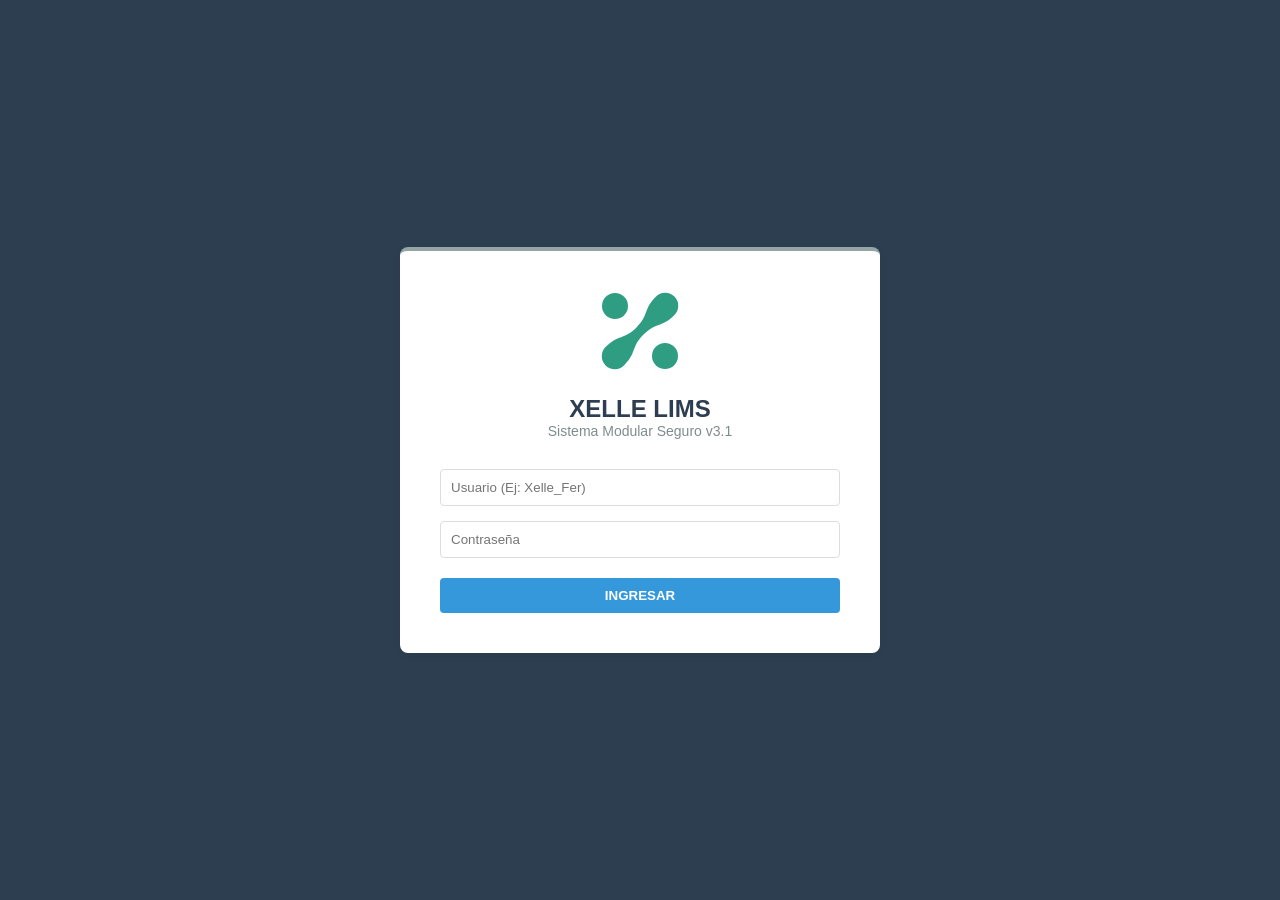
<file: XelleSystem V2/index.html>
<!DOCTYPE html>
<html lang="es">
<head>
    <meta charset="UTF-8">
    <title>Acceso - XELLE LIMS</title>
    <link rel="stylesheet" href="lims-theme.css">
    <link rel="stylesheet" href="https://cdnjs.cloudflare.com/ajax/libs/font-awesome/6.0.0/css/all.min.css">
    <script src="config-users.js"></script>
</head>
<body style="background-color: var(--primary); display: flex; align-items: center; justify-content: center; height: 100vh; margin: 0;">

    <div class="doc-card" style="width: 100%; max-width: 400px; text-align: center; padding: 40px;">
        <div style="margin-bottom: 20px;">
            <svg style="width: 80px; height: 80px;" viewBox="10 10 80 80" xmlns="http://www.w3.org/2000/svg">
                <defs><style>.svg-logo-celula { fill: #2E9D82; }</style></defs>
                <g>
                    <circle class="svg-logo-celula" cx="25" cy="25" r="13" />
                    <circle class="svg-logo-celula" cx="75" cy="75" r="13" />
                    <path class="svg-logo-celula" d="M 15.81,65.81 C 28.54,53.08 33.74,59.19 46.46,46.46 C 59.19,33.74 53.08,28.54 65.81,15.81 A 13 13 0 1 1 84.19,34.19 C 71.46,46.92 66.26,40.81 53.54,53.54 C 40.81,66.26 46.92,71.46 34.19,84.19 A 13 13 0 1 1 15.81,65.81 Z" />
                </g>
            </svg>
        </div>
        
        <h2 style="color: #2c3e50; margin: 0;">XELLE LIMS</h2>
        <p style="color: #7f8c8d; font-size: 14px; margin-bottom: 30px;">Sistema Modular Seguro v3.1</p>

        <form id="loginForm">
            <input type="text" id="user" class="login-input" placeholder="Usuario (Ej: Xelle_Fer)" required style="margin-bottom: 15px;">
            <input type="password" id="pass" class="login-input" placeholder="Contraseña" required style="margin-bottom: 20px;">
            
            <button type="submit" class="btn-login" style="background-color: var(--accent);">INGRESAR</button>
        </form>

        <div id="errorMsg" style="color: #e74c3c; margin-top: 15px; display: none; font-size: 13px;">
            <i class="fas fa-exclamation-circle"></i> <span id="errorText">Error</span>
        </div>
    </div>

    <script>
        document.getElementById('loginForm').addEventListener('submit', function(e) {
            e.preventDefault();
            const u = document.getElementById('user').value.trim();
            const p = document.getElementById('pass').value.trim();
            
            // Usar el Core para login seguro
            const result = window.Core.Auth.login(u, p);

            if (result.success) {
                window.location.href = 'dashboard.html';
            } else {
                const err = document.getElementById('errorMsg');
                document.getElementById('errorText').innerText = result.msg;
                err.style.display = 'block';
                // Animación simple de error
                document.querySelector('.doc-card').animate([
                    { transform: 'translateX(0)' }, { transform: 'translateX(-5px)' }, 
                    { transform: 'translateX(5px)' }, { transform: 'translateX(0)' }
                ], { duration: 300 });
            }
        });
    </script>
</body>
</html>
</file>
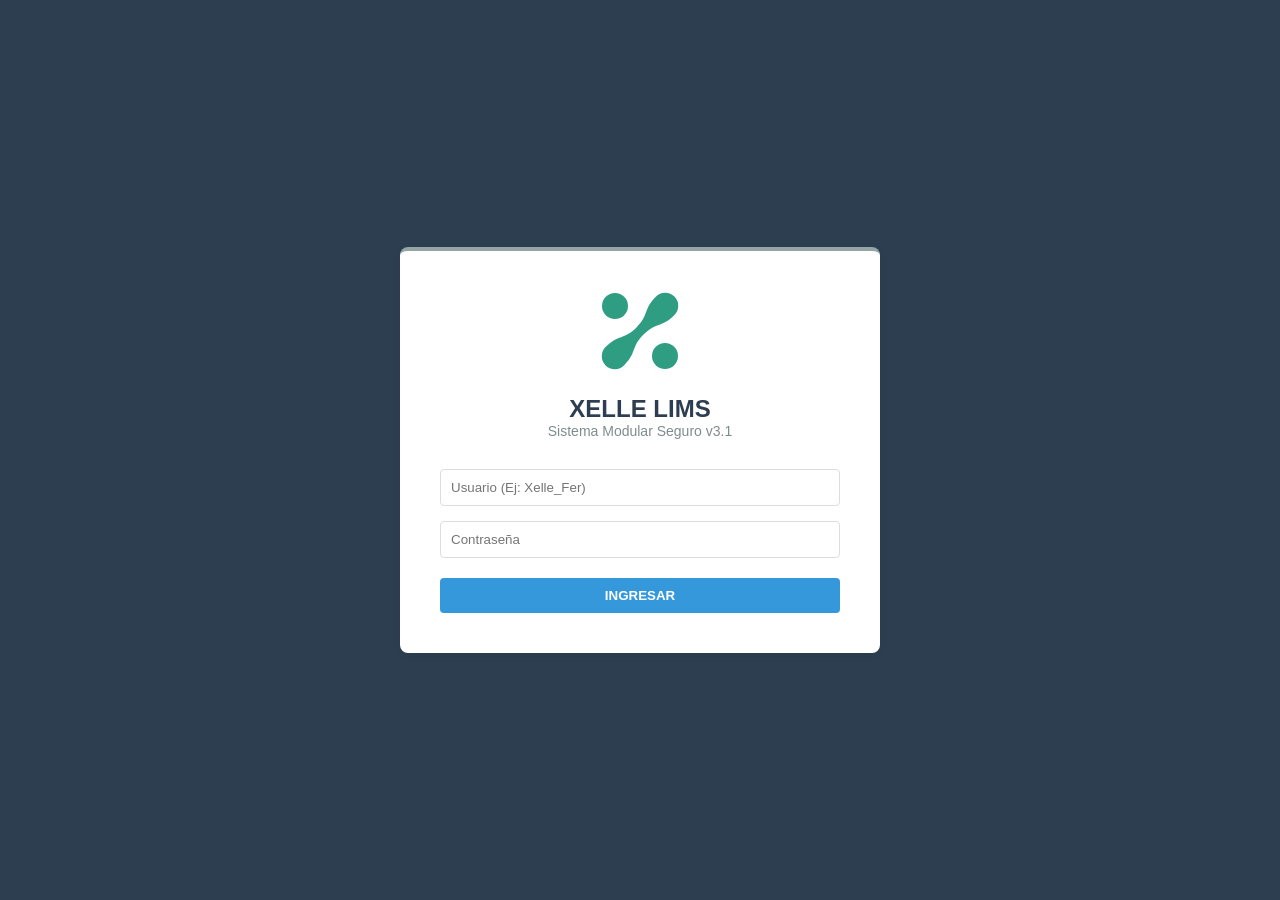
<file: XelleSystem V2/dashboard.html>
<!DOCTYPE html>
<html lang="es">
<head>
    <meta charset="UTF-8">
    <title>Dashboard - XELLE LIMS</title>
    <link rel="stylesheet" href="lims-theme.css">
    <link rel="stylesheet" href="https://cdnjs.cloudflare.com/ajax/libs/font-awesome/6.0.0/css/all.min.css">
    <script src="https://code.jquery.com/jquery-3.6.0.min.js"></script>
</head>
<body>

<div class="wrapper">
    <nav class="sidebar">
        <div class="brand">
            <svg class="xelle-logo-svg" viewBox="10 10 80 80" xmlns="http://www.w3.org/2000/svg">
                <defs>
                    <style>.svg-logo-celula { fill: #2E9D82; }</style>
                </defs>
                <g>
                    <circle class="svg-logo-celula" cx="25" cy="25" r="13" />
                    <circle class="svg-logo-celula" cx="75" cy="75" r="13" />
                    <path class="svg-logo-celula" d="M 15.81,65.81 C 28.54,53.08 33.74,59.19 46.46,46.46 C 59.19,33.74 53.08,28.54 65.81,15.81 A 13 13 0 1 1 84.19,34.19 C 71.46,46.92 66.26,40.81 53.54,53.54 C 40.81,66.26 46.92,71.46 34.19,84.19 A 13 13 0 1 1 15.81,65.81 Z" />
                </g>
            </svg>
            XELLE LIMS
        </div>
        
        <div class="menu-item active" onclick="loadView('home')">
            <i class="fas fa-home"></i> Inicio
        </div>
        
        <div style="margin-top: 20px; font-size: 12px; text-transform: uppercase; color: #8aa4af; padding-left: 15px;">Módulos</div>
        
        <div id="menu-banco" class="menu-item" onclick="loadView('banco')">
            <i class="fas fa-flask"></i> Banco de Células
        </div>
        <div id="menu-calidad" class="menu-item" onclick="loadView('calidad')">
            <i class="fas fa-microscope"></i> Lab. Calidad
        </div>
        
        <div id="menu-admin" class="menu-item" onclick="loadView('admin')" style="display:none;">
            <i class="fas fa-cogs"></i> Admin
        </div>

        <div style="margin-top: auto;">
            <div class="menu-item" onclick="logout()">
                <i class="fas fa-sign-out-alt"></i> Salir
            </div>
        </div>
    </nav>

    <div class="main-content">
        <header class="top-header">
            <h3 id="page-title">Panel General</h3>
            <div class="user-info">
                <span id="date-display"></span>
                <div class="avatar"><i class="fas fa-user"></i></div>
                <span id="user-display">Usuario</span>
                <span id="role-badge" style="font-size: 10px; background: #333; color: white; padding: 2px 5px; border-radius: 4px; margin-left: 5px;">ROL</span>
            </div>
        </header>

        <div id="workspace" class="workspace">
            </div>
    </div>
</div>

<script src="lims-core.js"></script>
</body>
</html>
</file>
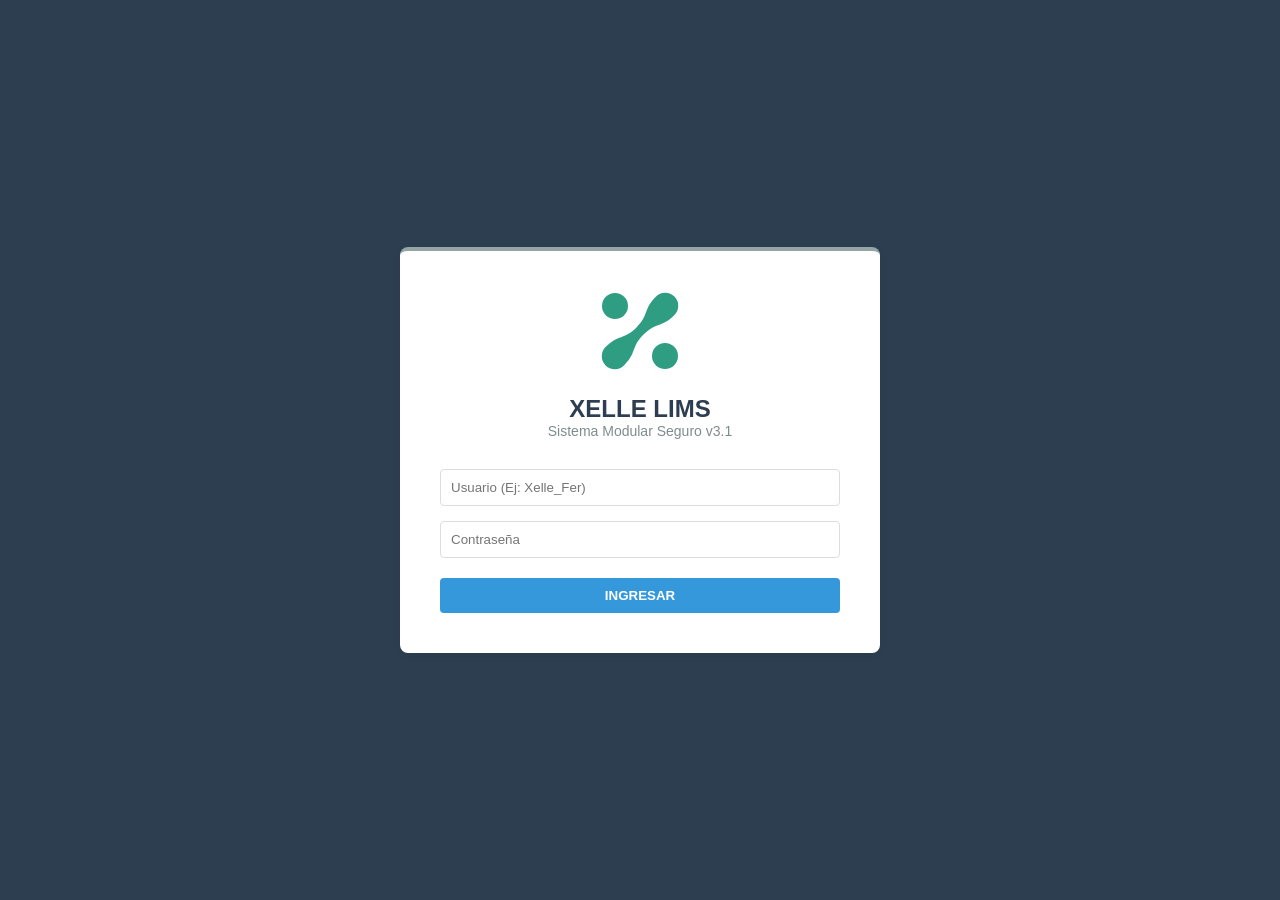
<file: XelleSystem V2/MenuPrincipal.html>
<!DOCTYPE html>
<html lang="es">
<head>
    <meta charset="UTF-8">
    <title>Menú Principal - XELLE</title>
    <link rel="stylesheet" href="system-styles.css">
    <script src="system-app.js"></script>
</head>
<body>
    <div class="center-container" style="flex-direction: column; justify-content: flex-start; padding-top: 50px;">
        <img src="XelleScientific.png" height="80" style="margin-bottom:10px;">
        <div style="font-size: 24px; color: #2c3e50; margin-bottom: 40px;">Bienvenido, <b id="u-name">Usuario</b></div>
        
        <div class="menu-grid">
            <div class="menu-card mc-blue hidden" id="btn-banco" onclick="window.location.href='Dashboard.html?modulo=banco'">
                <span class="icon">🧪</span><span class="label">Banco de Células</span>
            </div>
            <div class="menu-card mc-purple hidden" id="btn-calidad" onclick="window.location.href='Dashboard.html?modulo=calidad'">
                <span class="icon">🔬</span><span class="label">Lab. Calidad</span>
            </div>
            <div class="menu-card mc-green hidden" id="btn-almacen" onclick="window.location.href='Dashboard.html?modulo=almacen'">
                <span class="icon">📦</span><span class="label">Almacén</span>
            </div>
            <div class="menu-card mc-orange hidden" id="btn-sgc" onclick="window.location.href='Dashboard.html?modulo=sgc'">
                <span class="icon">📚</span><span class="label">Biblioteca SGC</span>
            </div>
            <div class="menu-card mc-dark hidden" id="btn-admin" onclick="alert('Módulo de Usuarios en Construcción')">
                <span class="icon">👥</span><span class="label">Gestión Usuarios</span>
            </div>
        </div>

        <button class="btn btn-red" style="margin-top: 50px; background: transparent; border: 2px solid #e74c3c; color: #e74c3c;" onclick="logout()">Cerrar Sesión</button>
    </div>

    <script>
        // Lógica Inline para mostrar botones según rol (System-app ya tiene checkAuth pero esto es visual inmediato)
        window.onload = function() {
            const u = checkAuth();
            if(u) {
                const r = u.role;
                if(r==='ADMIN'||r==='ROLE_BANCO') document.getElementById('btn-banco').classList.remove('hidden');
                if(r==='ADMIN'||r==='ROLE_CALIDAD') document.getElementById('btn-calidad').classList.remove('hidden');
                if(r==='ADMIN'||r==='ROLE_ALMACEN') document.getElementById('btn-almacen').classList.remove('hidden');
                if(r==='ADMIN'||r==='ROLE_SGC'||r==='ROLE_BANCO'||r==='ROLE_CALIDAD') document.getElementById('btn-sgc').classList.remove('hidden');
                if(r==='ADMIN') document.getElementById('btn-admin').classList.remove('hidden');
            }
        };
    </script>
</body>
</html>
</file>
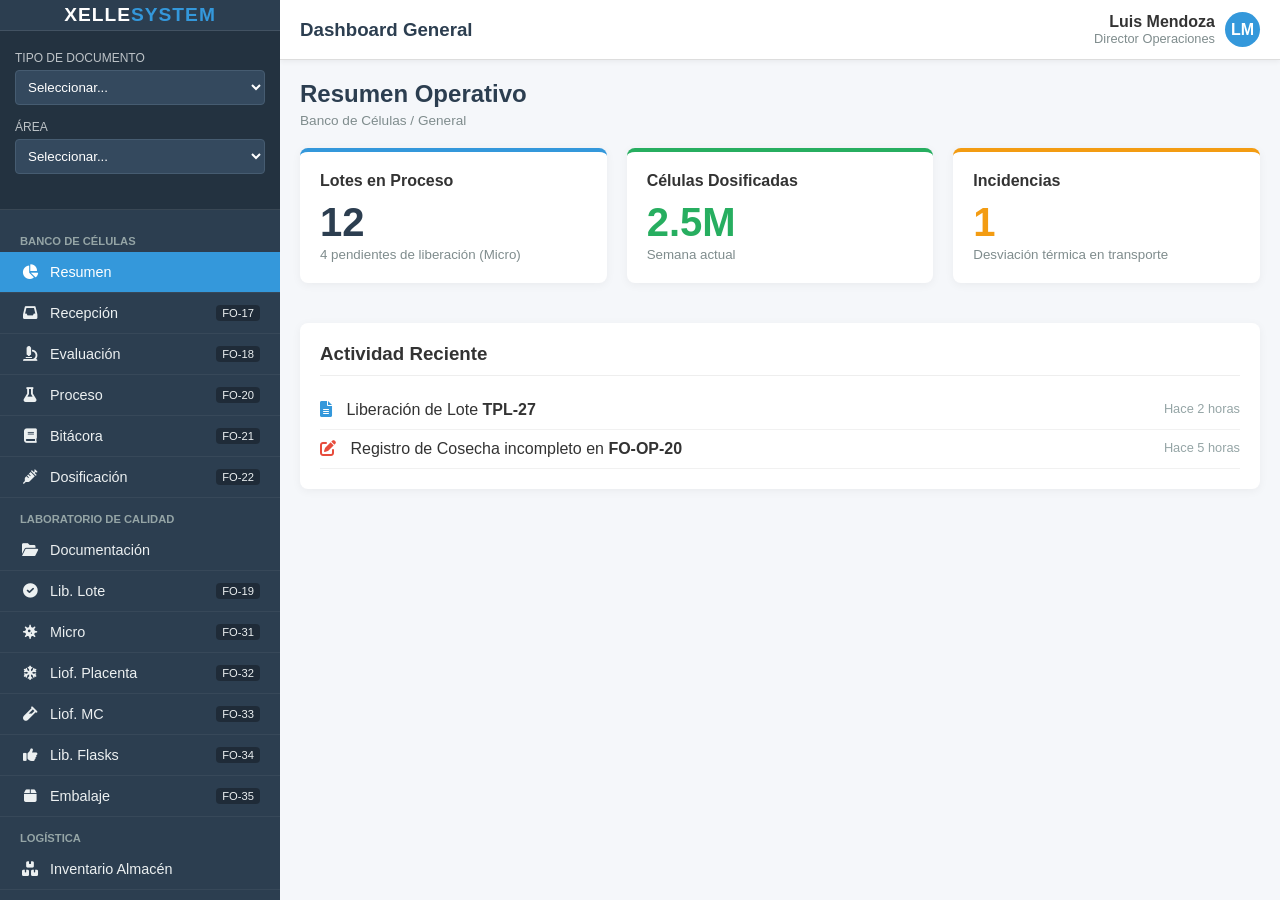
<file: XelleSystem V2/Pruebas.html>
<!DOCTYPE html>
<html lang="es">
<head>
    <meta charset="UTF-8">
    <meta name="viewport" content="width=device-width, initial-scale=1.0">
    <title>Xelle System | LIMS Dashboard</title>
    <style>
        :root {
            /* Paleta de colores extraída de css_Dosificacion.css  */
            --primary-color: #2c3e50;
            --secondary-color: #3498db;
            --accent-color: #e74c3c;
            --success-color: #27ae60;
            --warning-color: #f39c12;
            --light-gray: #f5f7fa;
            --border-color: #ddd;
            --text-color: #333;
            --sidebar-width: 280px;
            --header-height: 60px;
        }

        * { box-sizing: border-box; margin: 0; padding: 0; }

        body {
            font-family: 'Segoe UI', Tahoma, Geneva, Verdana, sans-serif;
            background-color: var(--light-gray);
            color: var(--text-color);
            display: flex;
            height: 100vh;
            overflow: hidden;
        }

        /* --- SIDEBAR --- */
        .sidebar {
            width: var(--sidebar-width);
            background-color: var(--primary-color);
            color: white;
            display: flex;
            flex-direction: column;
            transition: transform 0.3s ease;
            overflow-y: auto;
            flex-shrink: 0;
        }

        .sidebar-header {
            height: var(--header-height);
            display: flex;
            align-items: center;
            justify-content: center;
            border-bottom: 1px solid rgba(255,255,255,0.1);
            font-size: 1.2rem;
            font-weight: bold;
            letter-spacing: 1px;
        }

        .sidebar-header span { color: var(--secondary-color); }

        /* Filtros en Sidebar */
        .sidebar-filters {
            padding: 20px 15px;
            background-color: rgba(0,0,0,0.2);
            border-bottom: 1px solid rgba(255,255,255,0.1);
        }

        .filter-group { margin-bottom: 15px; }
        .filter-group label {
            display: block;
            font-size: 0.75rem;
            text-transform: uppercase;
            color: #bdc3c7;
            margin-bottom: 5px;
        }

        .filter-select {
            width: 100%;
            padding: 8px;
            background-color: #34495e;
            border: 1px solid #465c71;
            color: white;
            border-radius: 4px;
            outline: none;
        }

        /* Menú de Navegación */
        .nav-menu { list-style: none; padding: 10px 0; }
        
        .nav-section-title {
            padding: 15px 20px 5px;
            font-size: 0.7rem;
            text-transform: uppercase;
            color: #95a5a6;
            font-weight: bold;
        }

        .nav-item { border-bottom: 1px solid rgba(255,255,255,0.05); }
        
        .nav-link {
            display: flex;
            align-items: center;
            padding: 12px 20px;
            color: #ecf0f1;
            text-decoration: none;
            transition: background 0.2s;
            font-size: 0.9rem;
            cursor: pointer;
        }

        .nav-link:hover, .nav-link.active {
            background-color: var(--secondary-color);
            color: white;
        }

        .nav-link i { margin-right: 10px; width: 20px; text-align: center; }
        .badge { 
            margin-left: auto; 
            font-size: 0.7rem; 
            background: rgba(0,0,0,0.3); 
            padding: 2px 6px; 
            border-radius: 4px; 
        }

        /* --- MAIN CONTENT --- */
        .main-wrapper {
            flex: 1;
            display: flex;
            flex-direction: column;
            overflow: hidden;
        }

        /* Header Superior */
        .top-header {
            height: var(--header-height);
            background: white;
            border-bottom: 1px solid var(--border-color);
            display: flex;
            align-items: center;
            justify-content: space-between;
            padding: 0 20px;
            box-shadow: 0 2px 5px rgba(0,0,0,0.05);
        }

        .toggle-btn {
            background: none;
            border: none;
            font-size: 1.2rem;
            cursor: pointer;
            color: var(--primary-color);
            display: none; /* Solo visible en móvil */
        }

        .user-profile {
            display: flex;
            align-items: center;
            gap: 10px;
        }

        .user-avatar {
            width: 35px;
            height: 35px;
            background-color: var(--secondary-color);
            border-radius: 50%;
            display: flex;
            align-items: center;
            justify-content: center;
            color: white;
            font-weight: bold;
        }

        .user-info small { display: block; color: #7f8c8d; font-size: 0.8rem; }

        /* Área de Contenido Dinámico */
        .content-area {
            flex: 1;
            overflow-y: auto;
            padding: 20px;
        }

        .card {
            background: white;
            border-radius: 8px;
            padding: 20px;
            box-shadow: 0 2px 10px rgba(0,0,0,0.05);
            margin-bottom: 20px;
        }

        .page-header { margin-bottom: 20px; }
        .page-header h2 { color: var(--primary-color); font-weight: 600; }
        .breadcrumb { font-size: 0.85rem; color: #7f8c8d; margin-top: 5px; }

        /* Responsive */
        @media (max-width: 768px) {
            .sidebar {
                position: absolute;
                height: 100%;
                transform: translateX(-100%);
                z-index: 1000;
            }
            .sidebar.active { transform: translateX(0); }
            .toggle-btn { display: block; }
        }
    </style>
    <link rel="stylesheet" href="https://cdnjs.cloudflare.com/ajax/libs/font-awesome/6.0.0/css/all.min.css">
</head>
<body>

    <aside class="sidebar" id="sidebar">
        <div class="sidebar-header">
            XELLE <span>SYSTEM</span>
        </div>

        <div class="sidebar-filters">
            <div class="filter-group">
                <label>Tipo de Documento</label>
                <select class="filter-select" id="docTypeFilter">
                    <option value="">Seleccionar...</option>
                    <option value="PR">PR - Procedimiento</option>
                    <option value="PO">PO - Políticas</option>
                    <option value="IT">IT - Instrucción Trabajo</option>
                    <option value="IE">IE - Instructivo Equipos</option>
                    <option value="FO">FO - Formato</option>
                    <option value="MC">MC - Manual Calidad</option>
                    <option value="MR">MR - Matriz Riesgo</option>
                    <option value="OD">OD - Otros</option>
                </select>
            </div>
            <div class="filter-group">
                <label>Área</label>
                <select class="filter-select" id="areaFilter">
                    <option value="">Seleccionar...</option>
                    <option value="DG">DG - Dirección General</option>
                    <option value="LC">LC - Lab. y Calidad</option>
                    <option value="OP">OP - Operaciones</option>
                    <option value="RS">RS - Regulación Sanitaria</option>
                    <option value="AC">AC - Admin y Compras</option>
                    <option value="CM">CM - Comercial</option>
                    <option value="VE">VE - Ventas</option>
                    <option value="CO">CO - Contabilidad</option>
                    <option value="FI">FI - Finanzas</option>
                </select>
            </div>
        </div>

        <div class="nav-menu">
            <div class="nav-section-title">Banco de Células</div>
            <li class="nav-item"><a class="nav-link active" onclick="loadView('Resumen')"><i class="fas fa-chart-pie"></i> Resumen</a></li>
            <li class="nav-item"><a class="nav-link" onclick="loadView('Recepción FO-17')"><i class="fas fa-inbox"></i> Recepción <span class="badge">FO-17</span></a></li>
            <li class="nav-item"><a class="nav-link" onclick="loadView('Evaluación FO-18')"><i class="fas fa-microscope"></i> Evaluación <span class="badge">FO-18</span></a></li>
            <li class="nav-item"><a class="nav-link" onclick="loadView('Proceso FO-20')"><i class="fas fa-flask"></i> Proceso <span class="badge">FO-20</span></a></li>
            <li class="nav-item"><a class="nav-link" onclick="loadView('Bitácora FO-21')"><i class="fas fa-book"></i> Bitácora <span class="badge">FO-21</span></a></li>
            <li class="nav-item"><a class="nav-link" onclick="loadView('Dosificación FO-22')"><i class="fas fa-syringe"></i> Dosificación <span class="badge">FO-22</span></a></li>

            <div class="nav-section-title">Laboratorio de Calidad</div>
            <li class="nav-item"><a class="nav-link" onclick="loadView('Documentación')"><i class="fas fa-folder-open"></i> Documentación</a></li>
            <li class="nav-item"><a class="nav-link" onclick="loadView('Lib. Lote FO-19')"><i class="fas fa-check-circle"></i> Lib. Lote <span class="badge">FO-19</span></a></li>
            <li class="nav-item"><a class="nav-link" onclick="loadView('Microbiología FO-31')"><i class="fas fa-virus"></i> Micro <span class="badge">FO-31</span></a></li>
            <li class="nav-item"><a class="nav-link" onclick="loadView('Liof. Placenta FO-32')"><i class="fas fa-snowflake"></i> Liof. Placenta <span class="badge">FO-32</span></a></li>
            <li class="nav-item"><a class="nav-link" onclick="loadView('Liof. MC FO-33')"><i class="fas fa-vial"></i> Liof. MC <span class="badge">FO-33</span></a></li>
            <li class="nav-item"><a class="nav-link" onclick="loadView('Lib. Flasks FO-34')"><i class="fas fa-thumbs-up"></i> Lib. Flasks <span class="badge">FO-34</span></a></li>
            <li class="nav-item"><a class="nav-link" onclick="loadView('Embalaje FO-35')"><i class="fas fa-box"></i> Embalaje <span class="badge">FO-35</span></a></li>

            <div class="nav-section-title">Logística</div>
            <li class="nav-item"><a class="nav-link" onclick="loadView('Inventario')"><i class="fas fa-boxes"></i> Inventario Almacén</a></li>
        </div>
    </aside>

    <div class="main-wrapper">
        <header class="top-header">
            <button class="toggle-btn" id="sidebarToggle"><i class="fas fa-bars"></i></button>
            <h3 id="headerTitle" style="color: var(--primary-color);">Dashboard General</h3>
            
            <div class="user-profile">
                <div class="user-info" style="text-align: right;">
                    <strong>Luis Mendoza</strong>
                    <small>Director Operaciones</small>
                </div>
                <div class="user-avatar">LM</div>
            </div>
        </header>

        <main class="content-area" id="mainContent">
            <div class="page-header">
                <h2>Resumen Operativo</h2>
                <div class="breadcrumb">Banco de Células / General</div>
            </div>

            <div style="display: grid; grid-template-columns: repeat(auto-fit, minmax(250px, 1fr)); gap: 20px;">
                <div class="card" style="border-top: 4px solid var(--secondary-color);">
                    <h4 style="color: var(--text-color); margin-bottom: 10px;">Lotes en Proceso</h4>
                    <h1 style="font-size: 2.5rem; color: var(--primary-color);">12</h1>
                    <small style="color: #7f8c8d;">4 pendientes de liberación (Micro)</small>
                </div>
                <div class="card" style="border-top: 4px solid var(--success-color);">
                    <h4 style="color: var(--text-color); margin-bottom: 10px;">Células Dosificadas</h4>
                    <h1 style="font-size: 2.5rem; color: var(--success-color);">2.5M</h1>
                    <small style="color: #7f8c8d;">Semana actual</small>
                </div>
                <div class="card" style="border-top: 4px solid var(--warning-color);">
                    <h4 style="color: var(--text-color); margin-bottom: 10px;">Incidencias</h4>
                    <h1 style="font-size: 2.5rem; color: var(--warning-color);">1</h1>
                    <small style="color: #7f8c8d;">Desviación térmica en transporte</small>
                </div>
            </div>

            <div class="card" style="margin-top: 20px;">
                <h3 style="border-bottom: 1px solid #eee; padding-bottom: 10px; margin-bottom: 15px;">Actividad Reciente</h3>
                <ul style="list-style: none;">
                    <li style="padding: 10px 0; border-bottom: 1px solid #f1f1f1; display: flex; justify-content: space-between;">
                        <span><i class="fas fa-file-alt" style="color: var(--secondary-color); margin-right: 10px;"></i> Liberación de Lote <strong>TPL-27</strong></span>
                        <span style="font-size: 0.8rem; color: #95a5a6;">Hace 2 horas</span>
                    </li>
                    <li style="padding: 10px 0; border-bottom: 1px solid #f1f1f1; display: flex; justify-content: space-between;">
                        <span><i class="fas fa-edit" style="color: var(--accent-color); margin-right: 10px;"></i> Registro de Cosecha incompleto en <strong>FO-OP-20</strong></span>
                        <span style="font-size: 0.8rem; color: #95a5a6;">Hace 5 horas</span>
                    </li>
                </ul>
            </div>
        </main>
    </div>

    <script>
        // Lógica Simple SPA
        const sidebarToggle = document.getElementById('sidebarToggle');
        const sidebar = document.getElementById('sidebar');
        const headerTitle = document.getElementById('headerTitle');
        const mainContent = document.getElementById('mainContent');

        // Toggle Sidebar en Móvil
        sidebarToggle.addEventListener('click', () => {
            sidebar.classList.toggle('active');
        });

        // Simulación de carga de vistas
        function loadView(viewName) {
            // Actualizar título
            headerTitle.textContent = viewName;
            
            // Actualizar clase activa en menú
            document.querySelectorAll('.nav-link').forEach(link => link.classList.remove('active'));
            event.currentTarget.classList.add('active');

            // En un entorno real, aquí harías fetch() del contenido HTML parcial
            // Simulación de cambio de contenido:
            let content = '';
            
            if(viewName.includes('Resumen')) {
                // Restaurar contenido original (Dashboard)
                location.reload(); 
                return;
            } else {
                content = `
                    <div class="page-header">
                        <h2>${viewName}</h2>
                        <div class="breadcrumb">Gestión / ${viewName}</div>
                    </div>
                    <div class="card">
                        <div style="text-align: center; padding: 40px;">
                            <i class="fas fa-file-contract" style="font-size: 3rem; color: #bdc3c7; margin-bottom: 20px;"></i>
                            <p>El formulario <strong>${viewName}</strong> se cargaría aquí.</p>
                            <button style="margin-top: 15px; padding: 10px 20px; background: var(--secondary-color); color: white; border: none; border-radius: 4px; cursor: pointer;">
                                <i class="fas fa-plus"></i> Nuevo Registro
                            </button>
                        </div>
                    </div>
                `;
            }
            
            // Cerrar sidebar en móvil al hacer click
            if(window.innerWidth <= 768) {
                sidebar.classList.remove('active');
            }

            mainContent.innerHTML = content;
        }
    </script>
</body>
</html>
</file>
<file: XelleSystem V2/lims-theme.css>
/* lims-theme.css - V3.2 */
:root {
    --primary: #2c3e50;
    --secondary: #ecf0f1;
    --accent: #3498db;
    --text-dark: #333;
    --banco-color: #27ae60;
    --calidad-color: #8e44ad;
}

body { margin: 0; font-family: 'Segoe UI', Tahoma, Geneva, Verdana, sans-serif; background-color: var(--secondary); height: 100vh; overflow: hidden; }
.wrapper { display: flex; height: 100%; }

/* LOGO SVG */
.xelle-logo-svg { width: 40px; height: 40px; vertical-align: middle; margin-right: 10px; }
.login-logo-svg { width: 60px; height: 60px; margin-bottom: 10px; display: block; margin: 0 auto; }

/* SIDEBAR */
.sidebar { width: 250px; background-color: var(--primary); color: white; display: flex; flex-direction: column; padding-top: 20px; flex-shrink: 0; }
.brand { font-size: 20px; font-weight: bold; text-align: center; margin-bottom: 30px; letter-spacing: 1px; display: flex; align-items: center; justify-content: center; }
.menu-item { padding: 15px 20px; cursor: pointer; transition: all 0.3s; border-left: 4px solid transparent; display: flex; align-items: center; gap: 10px; color: #bdc3c7; }
.menu-item:hover { background-color: rgba(255,255,255,0.1); color: white; }
.menu-item.active { background-color: rgba(255,255,255,0.15); border-left-color: var(--accent); color: white; }

/* MAIN CONTENT */
.main-content { flex-grow: 1; display: flex; flex-direction: column; overflow: hidden; }
.top-header { background: white; height: 60px; display: flex; align-items: center; justify-content: space-between; padding: 0 30px; box-shadow: 0 2px 5px rgba(0,0,0,0.05); }
.user-info { display: flex; align-items: center; gap: 10px; font-size: 14px; }
.avatar { width: 30px; height: 30px; background: var(--accent); color: white; border-radius: 50%; display: flex; align-items: center; justify-content: center; }

/* WORKSPACE */
.workspace { padding: 30px; overflow-y: auto; height: 100%; }
.grid-container { display: grid; grid-template-columns: repeat(auto-fill, minmax(220px, 1fr)); gap: 20px; margin-top: 20px; }

/* CARDS */
.doc-card { background: white; border-radius: 8px; padding: 20px; box-shadow: 0 2px 10px rgba(0,0,0,0.05); border-top: 4px solid #95a5a6; cursor: pointer; transition: transform 0.2s; position: relative; }
.doc-card:hover { transform: translateY(-5px); box-shadow: 0 5px 15px rgba(0,0,0,0.1); }
.doc-card h3 { margin: 10px 0 5px 0; font-size: 16px; color: var(--text-dark); }
.doc-card p { margin: 0; color: #7f8c8d; font-size: 13px; }
.doc-card .code { font-size: 10px; font-weight: bold; color: #bdc3c7; text-transform: uppercase; }

.area-banco { border-top-color: var(--banco-color); }
.area-banco i { color: var(--banco-color); }
.area-calidad { border-top-color: var(--calidad-color); }
.area-calidad i { color: var(--calidad-color); }

/* FORMS & BUTTONS */
.login-input { width: 100%; padding: 10px; border: 1px solid #ddd; border-radius: 4px; box-sizing: border-box; }
.btn-login { width: 100%; padding: 10px; color: white; border: none; border-radius: 4px; cursor: pointer; font-weight: bold; }

/* NUEVOS ESTILOS PARA ACCIONES DE ADMIN */
.btn-icon { border: none; background: none; cursor: pointer; font-size: 14px; padding: 5px; margin: 0 2px; transition: transform 0.2s; }
.btn-icon:hover { transform: scale(1.2); }
.btn-edit { color: #3498db; }
.btn-delete { color: #e74c3c; }
</file>
<file: XelleSystem V2/system-styles.css>
/* --- system-styles.css CORREGIDO Y COMPLETO --- */

/* 1. LAYOUT PRINCIPAL (Arreglo del diseño roto) */
body { 
    margin: 0; 
    padding: 0; 
    font-family: 'Segoe UI', Tahoma, Geneva, Verdana, sans-serif; 
    background-color: #f0f2f5; 
    height: 100vh; /* Ocupa toda la altura de la ventana */
    overflow: hidden; /* Evita que aparezca scroll en la ventana principal */
    
    /* LA CLAVE DEL ARREGLO: */
    display: flex; 
    flex-direction: row; 
}

/* 2. BARRA LATERAL (SIDEBAR) */
.sidebar { 
    width: 260px; 
    background: #2c3e50; 
    color: white; 
    display: flex; 
    flex-direction: column; 
    flex-shrink: 0; /* Evita que se encoja */
    height: 100vh;
    border-right: 1px solid #1a252f;
    transition: width 0.3s;
    z-index: 10;
}

.sidebar-header { 
    padding: 20px; 
    background: #243442; 
    text-align: center; 
    border-bottom: 1px solid #34495e; 
    height: 60px; /* Altura fija para alinear con topbar */
    box-sizing: border-box;
    display: flex;
    align-items: center;
    justify-content: center;
}
.sidebar-header h3 { margin: 0; font-size: 18px; letter-spacing: 1px; }

.sidebar-content { 
    flex: 1; 
    overflow-y: auto; 
    padding: 15px; 
}

/* Navegación Sidebar */
.nav-category { 
    font-size: 11px; 
    color: #95a5a6; 
    font-weight: bold; 
    margin-top: 20px; 
    margin-bottom: 10px; 
    text-transform: uppercase; 
    letter-spacing: 0.5px;
}

.nav-btn { 
    width: 100%; 
    padding: 12px 15px; 
    background: transparent; 
    border: none; 
    color: #ecf0f1; 
    text-align: left; 
    cursor: pointer; 
    border-radius: 6px; 
    font-size: 13px; 
    display: flex; 
    align-items: center; 
    gap: 10px; 
    transition: all 0.2s ease; 
    margin-bottom: 4px; 
}

.nav-btn:hover { background: #34495e; padding-left: 18px; }
.nav-btn.active { 
    background: #3498db; 
    color: white; 
    font-weight: 600; 
    box-shadow: 0 4px 6px rgba(0,0,0,0.1); 
}

/* 3. ÁREA PRINCIPAL (MAIN CONTENT) */
.main-area { 
    flex: 1; /* Ocupa todo el espacio restante a la derecha */
    display: flex; 
    flex-direction: column; 
    background: #f0f2f5; 
    position: relative; 
    height: 100vh; 
    overflow: hidden; /* El scroll interno va en workspace */
}

/* Barra Superior */
.topbar { 
    height: 60px; 
    background: white; 
    border-bottom: 1px solid #ddd; 
    display: flex; 
    justify-content: space-between; 
    align-items: center; 
    padding: 0 25px; 
    box-shadow: 0 2px 4px rgba(0,0,0,0.03); 
    flex-shrink: 0; /* No encoger */
}

.module-title { font-size: 1.2rem; font-weight: bold; color: #2c3e50; }

/* Espacio de Trabajo (Donde va el contenido con scroll) */
.workspace { 
    padding: 20px; 
    overflow-y: auto; /* Scroll vertical aquí */
    flex: 1; 
    box-sizing: border-box; 
}

/* Cards y Contenedores */
.card { 
    background: white; 
    border-radius: 8px; 
    padding: 25px; 
    box-shadow: 0 2px 10px rgba(0,0,0,0.05); 
    min-height: 80vh; /* Altura mínima visual */
    position: relative; 
}

/* 4. COMPONENTES UI (Botones, Tablas, Inputs) */

/* Botones */
.btn { padding: 8px 16px; border-radius: 5px; border: none; cursor: pointer; font-weight: 600; color: white; transition: 0.2s; font-size: 13px; }
.btn:hover { opacity: 0.9; transform: translateY(-1px); }
.btn-blue { background: #3498db; }
.btn-green { background: #27ae60; }
.btn-red { background: #e74c3c; }
.btn-orange { background: #f39c12; }

/* Utilidades */
.hidden { display: none !important; }

/* Tablas del Dashboard */
table.dash-table { width: 100%; border-collapse: collapse; margin-top: 15px; background: white; }
table.dash-table th { text-align: left; padding: 12px; background: #f8f9fa; color: #555; border-bottom: 2px solid #ddd; font-size: 12px; text-transform: uppercase; }
table.dash-table td { padding: 12px; border-bottom: 1px solid #eee; color: #333; font-size: 13px; }
table.dash-table tr:hover { background: #fcfcfc; }

/* Filtros */
.filter-select { width: 100%; padding: 8px; margin-bottom: 5px; background: #34495e; color: white; border: 1px solid #555; border-radius: 4px; font-size: 12px; }

/* Tags */
.tag { padding: 2px 6px; border-radius: 4px; font-size: 11px; font-weight: bold; background: #eee; color: #555; }

/* --- LOGIN & MENU PRINCIPAL --- */
.center-container { display: flex; justify-content: center; align-items: center; height: 100%; width: 100%; background: #ecf0f1; }
.auth-box { background: white; padding: 40px; border-radius: 10px; box-shadow: 0 10px 25px rgba(0,0,0,0.1); text-align: center; width: 350px; }
.menu-grid { display: grid; grid-template-columns: repeat(auto-fit, minmax(180px, 1fr)); gap: 20px; max-width: 1000px; width: 90%; margin: 0 auto; }
.menu-card { background: white; padding: 25px; border-radius: 15px; cursor: pointer; transition: 0.3s; text-align: center; border-bottom: 5px solid transparent; box-shadow: 0 4px 6px rgba(0,0,0,0.05); }
.menu-card:hover { transform: translateY(-5px); box-shadow: 0 10px 20px rgba(0,0,0,0.1); }
.menu-card .icon { font-size: 3rem; display: block; margin-bottom: 10px; }
.menu-card .label { font-weight: bold; color: #555; text-transform: uppercase; font-size: 0.9rem; }

/* Colores Menu */
.mc-blue { border-color: #3498db; } .mc-blue .icon { color: #3498db; }
.mc-purple { border-color: #9b59b6; } .mc-purple .icon { color: #9b59b6; }
.mc-green { border-color: #27ae60; } .mc-green .icon { color: #27ae60; }
.mc-orange { border-color: #f39c12; } .mc-orange .icon { color: #f39c12; }
.mc-dark { border-color: #34495e; } .mc-dark .icon { color: #34495e; }
</file>
